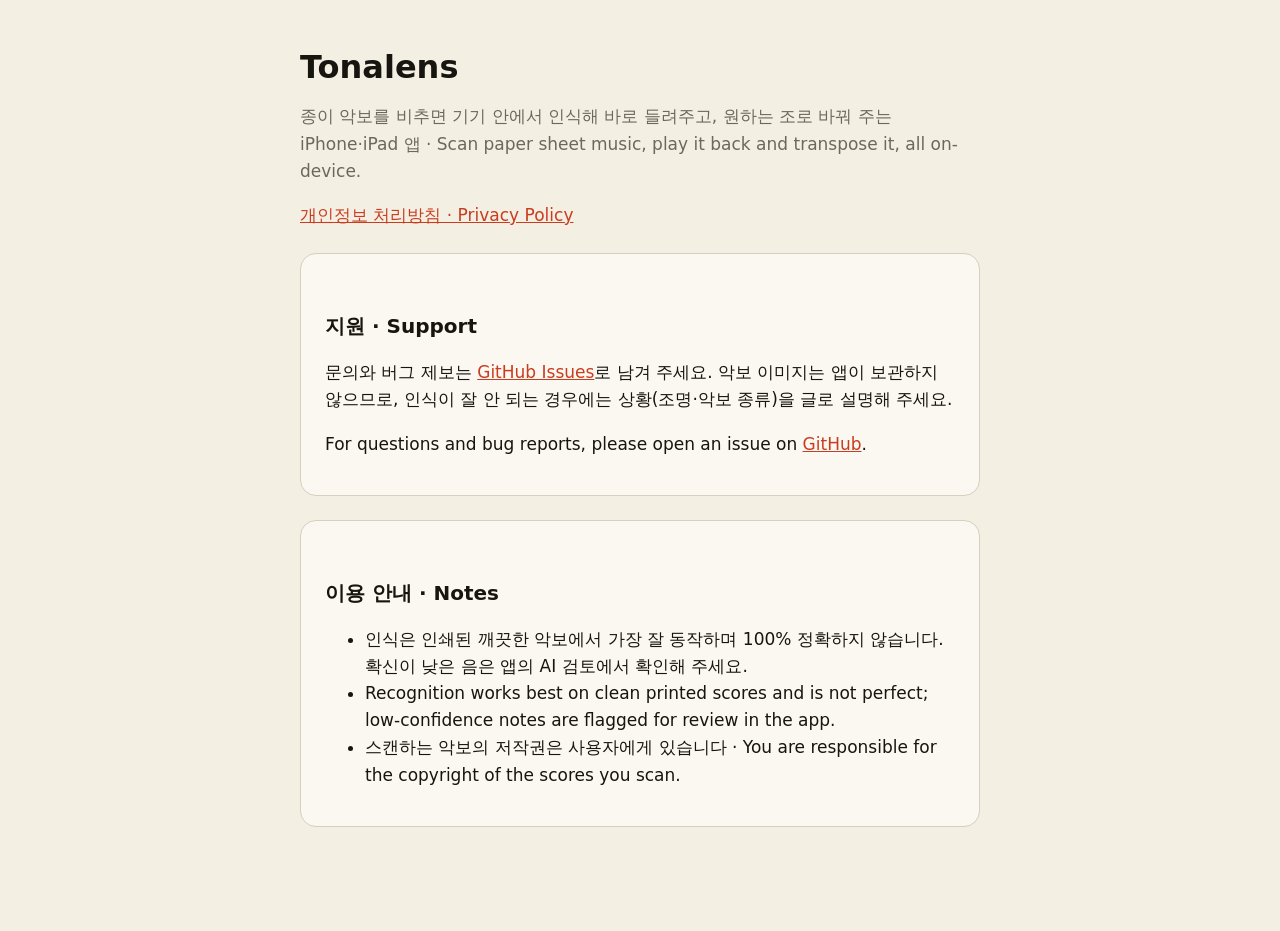
<file: index.html>
<!doctype html><html lang="ko"><head><meta charset="utf-8"><meta name="viewport" content="width=device-width,initial-scale=1"><title>Tonalens</title><link rel="stylesheet" href="style.css"></head>
<body><main>
<h1>Tonalens</h1>
<p class="muted">종이 악보를 비추면 기기 안에서 인식해 바로 들려주고, 원하는 조로 바꿔 주는 iPhone·iPad 앱 · Scan paper sheet music, play it back and transpose it, all on-device.</p>
<nav><a href="privacy.html">개인정보 처리방침 · Privacy Policy</a></nav>
<div class="card">
<h2>지원 · Support</h2>
<p>문의와 버그 제보는 <a href="https://github.com/neuralfoundry-coder/tonalens-site/issues">GitHub Issues</a>로 남겨 주세요. 악보 이미지는 앱이 보관하지 않으므로, 인식이 잘 안 되는 경우에는 상황(조명·악보 종류)을 글로 설명해 주세요.</p>
<p>For questions and bug reports, please open an issue on <a href="https://github.com/neuralfoundry-coder/tonalens-site/issues">GitHub</a>.</p>
</div>
<div class="card"><h2>이용 안내 · Notes</h2>
<ul><li>인식은 인쇄된 깨끗한 악보에서 가장 잘 동작하며 100% 정확하지 않습니다. 확신이 낮은 음은 앱의 AI 검토에서 확인해 주세요.</li>
<li>Recognition works best on clean printed scores and is not perfect; low-confidence notes are flagged for review in the app.</li>
<li>스캔하는 악보의 저작권은 사용자에게 있습니다 · You are responsible for the copyright of the scores you scan.</li></ul></div>
</main></body></html>
</file>
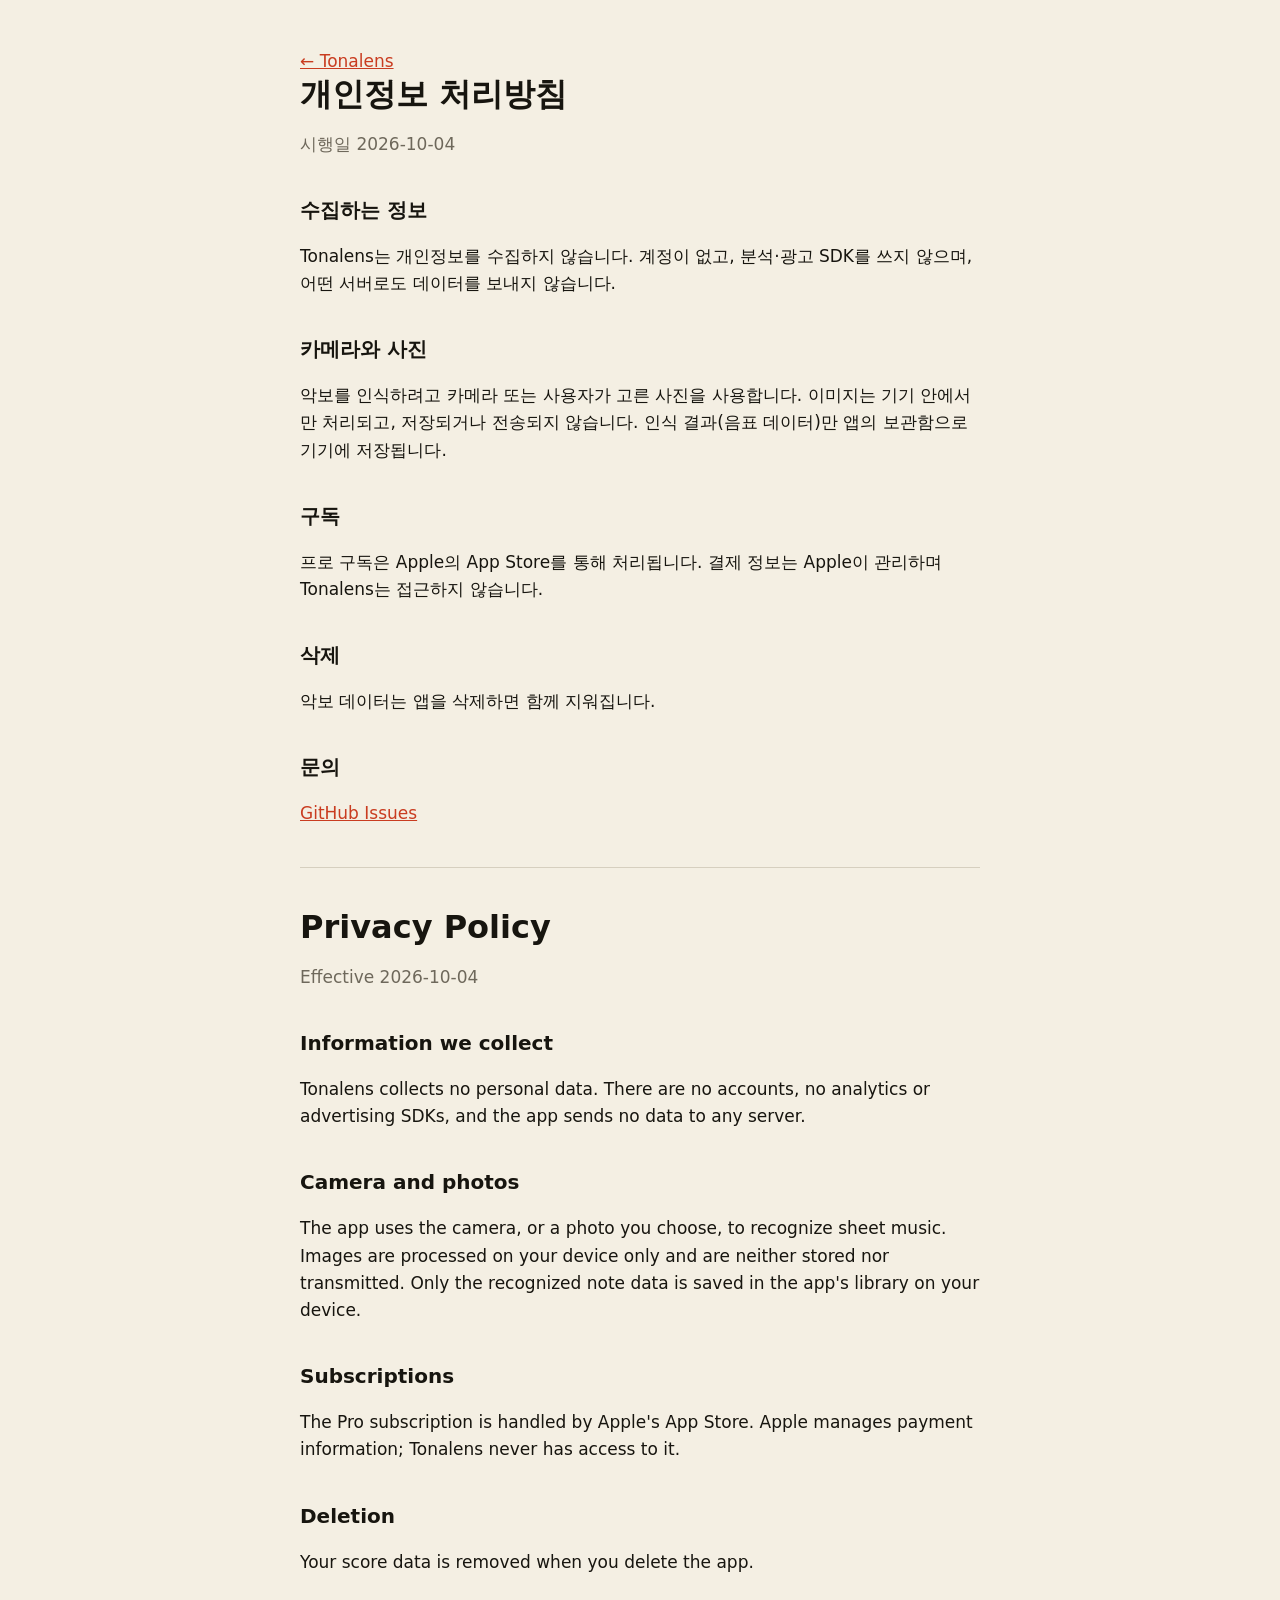
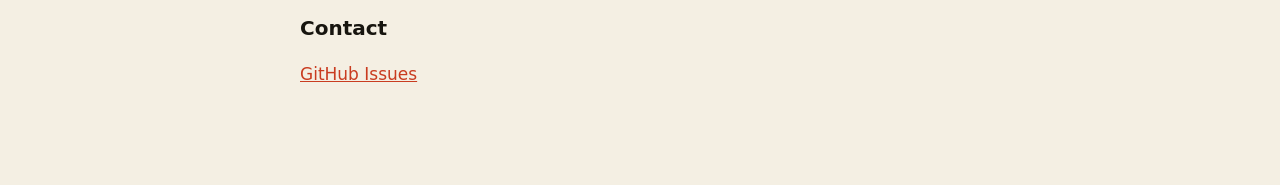
<file: privacy.html>
<!doctype html><html lang="ko"><head><meta charset="utf-8"><meta name="viewport" content="width=device-width,initial-scale=1"><title>Tonalens — 개인정보 처리방침 / Privacy Policy</title><link rel="stylesheet" href="style.css"></head>
<body><main>
<nav><a href="index.html">← Tonalens</a></nav>
<h1>개인정보 처리방침</h1><p class="muted">시행일 2026-10-04</p>
<h2>수집하는 정보</h2>
<p>Tonalens는 개인정보를 수집하지 않습니다. 계정이 없고, 분석·광고 SDK를 쓰지 않으며, 어떤 서버로도 데이터를 보내지 않습니다.</p>
<h2>카메라와 사진</h2>
<p>악보를 인식하려고 카메라 또는 사용자가 고른 사진을 사용합니다. 이미지는 기기 안에서만 처리되고, 저장되거나 전송되지 않습니다. 인식 결과(음표 데이터)만 앱의 보관함으로 기기에 저장됩니다.</p>
<h2>구독</h2>
<p>프로 구독은 Apple의 App Store를 통해 처리됩니다. 결제 정보는 Apple이 관리하며 Tonalens는 접근하지 않습니다.</p>
<h2>삭제</h2>
<p>악보 데이터는 앱을 삭제하면 함께 지워집니다.</p>
<h2>문의</h2><p><a href="https://github.com/neuralfoundry-coder/tonalens-site/issues">GitHub Issues</a></p>
<hr style="border:0;border-top:1px solid var(--line);margin:40px 0">
<h1>Privacy Policy</h1><p class="muted">Effective 2026-10-04</p>
<h2>Information we collect</h2>
<p>Tonalens collects no personal data. There are no accounts, no analytics or advertising SDKs, and the app sends no data to any server.</p>
<h2>Camera and photos</h2>
<p>The app uses the camera, or a photo you choose, to recognize sheet music. Images are processed on your device only and are neither stored nor transmitted. Only the recognized note data is saved in the app's library on your device.</p>
<h2>Subscriptions</h2>
<p>The Pro subscription is handled by Apple's App Store. Apple manages payment information; Tonalens never has access to it.</p>
<h2>Deletion</h2><p>Your score data is removed when you delete the app.</p>
<h2>Contact</h2><p><a href="https://github.com/neuralfoundry-coder/tonalens-site/issues">GitHub Issues</a></p>
</main></body></html>
</file>
<file: style.css>
:root{--bg:#F4EFE3;--card:#FBF8F1;--ink:#17150F;--muted:#6E685B;--accent:#C93C20;--line:#D6CFBF}
@media (prefers-color-scheme:dark){:root{--bg:#12110E;--card:#1C1A16;--ink:#FBF8F1;--muted:#A9A293;--accent:#F09A80;--line:#3A362E}}
*{box-sizing:border-box}body{margin:0;background:var(--bg);color:var(--ink);font:17px/1.6 -apple-system,"Apple SD Gothic Neo",system-ui,sans-serif}
main{max-width:720px;margin:0 auto;padding:48px 20px 80px}h1{font-size:32px;line-height:1.2;margin:0 0 8px}h2{font-size:20px;margin:36px 0 8px}
p,li{color:var(--ink)}.muted{color:var(--muted)}a{color:var(--accent)}.card{background:var(--card);border:1px solid var(--line);border-radius:16px;padding:20px 24px;margin:24px 0}
nav a{margin-right:16px}
</file>
